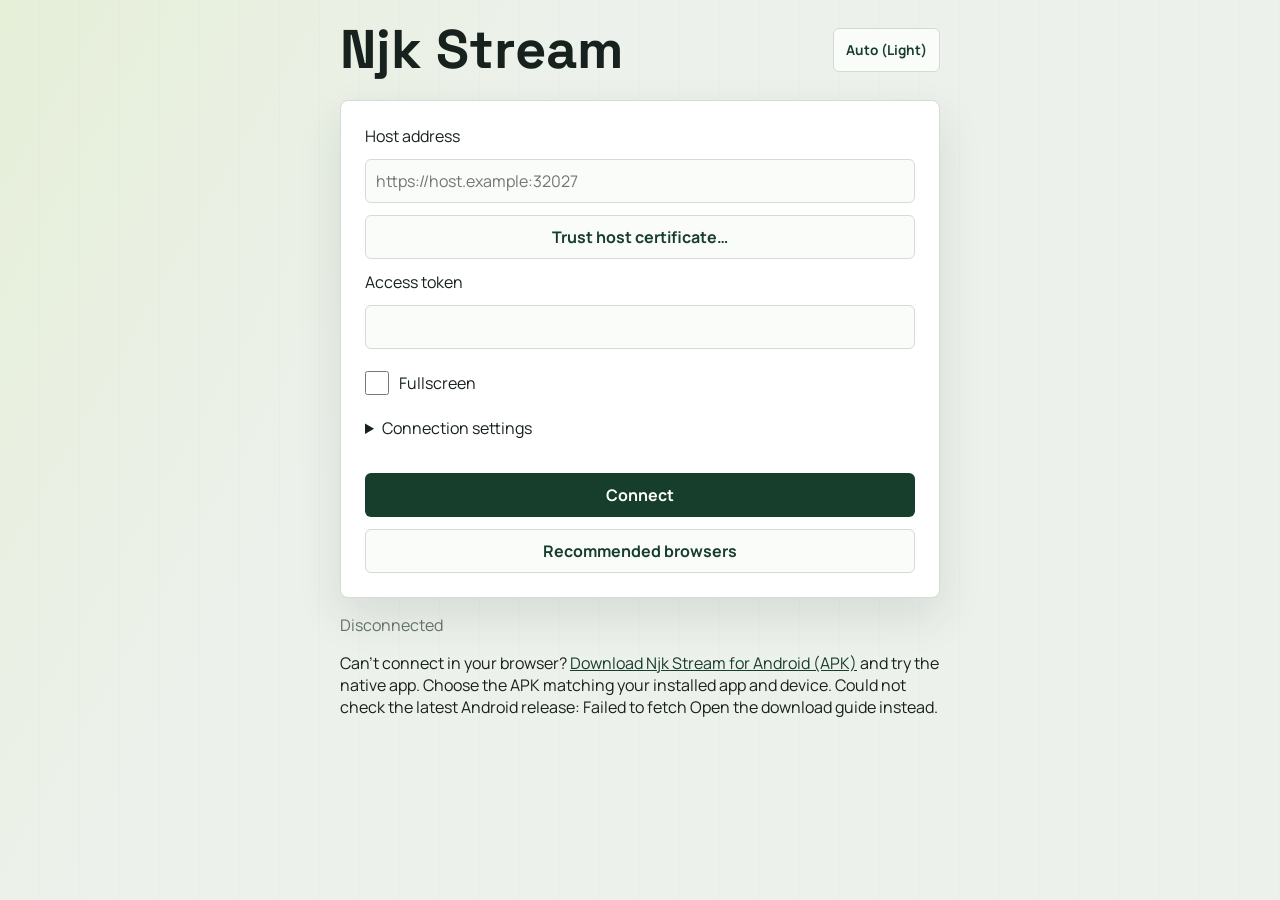
<file: site/index.html>
<!doctype html>
<html lang="en">
<head>
  <meta charset="utf-8">
  <meta name="viewport" content="width=device-width,initial-scale=1,viewport-fit=cover">
  <meta name="theme-color" content="#14231d">
  <meta name="color-scheme" content="light dark">
  <meta name="description" content="Authenticated browser desktop streaming for Njk Host">
  <link rel="manifest" href="./manifest.webmanifest">
  <link rel="icon" href="./icon.svg" type="image/svg+xml">
  <link rel="stylesheet" href="./style.css">
  <title>Njk Stream</title>
</head>
<body>
  <header class="app-header">
    <h1>Njk Stream</h1>
    <button id="theme-toggle" class="theme-button" type="button" aria-label="Color theme">Auto</button>
  </header>
  <main>
    <form id="connection">
      <label for="host">Host address</label>
      <input id="host" name="host" type="url" placeholder="https://host.example:32027" required autocomplete="url" spellcheck="false">
      <button id="trust-host" type="button">Trust host certificate…</button>
      <label for="token">Access token</label>
      <input id="token" name="token" type="password" required minlength="32" autocomplete="off" spellcheck="false">
      <label class="check-option"><input id="connect-fullscreen" type="checkbox"> Fullscreen</label>
      <details id="connection-settings">
        <summary>Connection settings</summary>
        <label class="check-option"><input id="unified-connection" type="checkbox" aria-describedby="unified-help"> Unified connection</label>
        <label id="connection-group-label" for="connection-group" hidden>Connection grouping</label>
        <select id="connection-group" hidden disabled><option value="all">All unified</option><option value="video-audio">Video + audio</option><option value="video-input">Video + input</option><option value="audio-input">Audio + input</option></select>
        <p id="unified-help" class="hint">Off: three separate connections. On: combine the selected signals; the remaining signal uses its own connection. Applies when reconnecting. Video + input and Audio + input require an updated Host.</p>
        <label class="check-option"><input id="connection-auto-bitrate" type="checkbox"> Auto bitrate</label>
        <div id="connection-manual-bitrate">
        <label for="connection-bitrate">Manual bitrate limit</label>
        <select id="connection-bitrate" aria-describedby="connection-bitrate-status"><option value="auto">Auto</option></select>
        <output id="connection-bitrate-status" role="status" aria-live="polite"></output>
        </div>
        <output id="connection-bitrate-recommendation" role="status" aria-live="polite"></output>
        <label class="check-option"><input id="connection-background-keepalive" type="checkbox" checked> Keep stream alive in background</label>
      </details>
      <button type="submit" id="connect">Connect</button>
      <button type="button" id="connection-browser-help">Recommended browsers</button>
    </form>
    <p id="status" role="status" aria-live="polite">Disconnected</p>
    <p id="android-download">Can't connect in your browser? <a id="android-download-link" href="https://github.com/taducanh1605/remotepc#android-downloads" target="_blank" rel="noopener noreferrer">Download Njk Stream for Android (APK)</a> and try the native app. Choose the APK matching your installed app and device. <span id="android-download-status" role="status"></span></p>
    <p id="handoff-recovery" hidden><a href="https://taducanh1605.github.io/espwake/">Return to ESPWake and open RemotePC again</a></p>
    <section id="stream-shell" aria-label="Remote stream" hidden>
      <p id="stream-loading" role="status" hidden>Connecting…</p>
      <video id="screen" autoplay muted playsinline tabindex="0" aria-label="Remote desktop. Focus to send keyboard input."></video>
      <details id="stream-tools" hidden>
        <summary aria-label="Remote controls" title="Tap to open. Drag to move; arrow keys move, Home resets."><span class="menu-icon" aria-hidden="true"><span></span><span></span><span></span></span></summary>
        <nav class="stream-menu-controls" aria-label="Remote controls">
        <fieldset class="control-group"><legend>Quick actions</legend>
        <button id="rotate-screen" type="button" disabled>Rotate screen</button>
        <button id="fullscreen" disabled>Toggle immersive mode</button>
        <button id="soft-keyboard" aria-pressed="false">Keyboard</button>
        <select id="typing-mode" aria-label="Typing mode"><option value="host">Host keyboard / UniKey (US layout)</option><option value="unicode">Direct Unicode / mobile IME</option></select>
        <button id="disconnect" disabled>Disconnect</button>
        <button id="microphone" disabled aria-pressed="false">Enable microphone</button>
        <button id="pointer-lock">Lock mouse</button>
        <button id="desktop-audio" disabled>Mute desktop audio</button>
        </fieldset>

        <fieldset class="control-group"><legend>Keyboard and input</legend>
        <label class="check-option"><input id="keyboard-resize" type="checkbox" checked> Resize Host desktop for keyboard</label>
        <p class="hint">Off: keep Host resolution and fit the whole picture above the keyboard.</p>
        <div id="keyboard-accessory" role="group" aria-label="Remote keyboard extra keys">
          <button type="button" data-key="Escape">ESC</button>
          <button type="button" data-key="ShiftLeft" aria-pressed="false">SHIFT</button>
          <button type="button" data-key="CapsLock" aria-pressed="false">CAPS</button>

          <button type="button" data-key="Tab">TAB</button>
          <button type="button" data-key="ArrowUp" aria-label="Up arrow">UP</button>
          <button type="button" data-key="Delete">DEL</button>

          <button type="button" data-key="ArrowLeft" aria-label="Left arrow">LEFT</button>
          <button type="button" data-key="ArrowDown" aria-label="Down arrow">DOWN</button>
          <button type="button" data-key="ArrowRight" aria-label="Right arrow">RIGHT</button>

          <button type="button" data-key="ControlLeft" aria-pressed="false">CTRL</button>
          <button type="button" data-key="MetaLeft" aria-pressed="false">WIN</button>
          <button type="button" data-key="AltLeft" aria-pressed="false">ALT</button>
        </div>
        <output id="keyboard-status" role="status" aria-live="polite"></output>
        </fieldset>
        <fieldset class="control-group"><legend>Connection</legend>
        <output id="playback-status" role="status" aria-live="polite"></output>
        <label class="check-option"><input id="stream-unified-connection" type="checkbox" aria-describedby="stream-unified-help"> Unified connection</label>
        <label id="stream-connection-group-label" for="stream-connection-group" hidden>Connection grouping</label>
        <select id="stream-connection-group" hidden disabled><option value="all">All unified</option><option value="video-audio">Video + audio</option><option value="video-input">Video + input</option><option value="audio-input">Audio + input</option></select>
        <p id="stream-unified-help" class="hint">Saved for your next connection; changing this does not interrupt the current stream.</p>
        <label class="check-option"><input id="background-keepalive" type="checkbox" checked> Keep stream alive in background</label>
        <label for="stream-theme">Theme</label>
        <select id="stream-theme"><option value="auto">Auto</option><option value="light">Light</option><option value="dark">Dark</option></select>
        </fieldset>
        <fieldset class="control-group"><legend>Picture and quality</legend>
        <label for="stream-fps">Frame rate</label>
        <select id="stream-fps"><option value="60">60 FPS</option><option value="120">120 FPS</option><option value="90">90 FPS</option><option value="30">30 FPS</option></select>
        <label for="stream-detail">Desktop detail</label>
        <select id="stream-detail"><option value="auto">Auto (device pixels)</option><option value="1">Standard (1× CSS)</option><option value="2">High (2× CSS)</option></select>
        <p class="hint">Auto uses the browser's device pixel ratio, bounded by the encoder. Detail changes resolution, never Windows DPI. Privacy settings may hide the true pixel ratio.</p>
        <label class="check-option"><input id="enable-desktop-scale" type="checkbox"> Allow Windows DPI changes</label>
        <div id="desktop-dpi-settings" class="control-group" hidden>
        <label for="desktop-scale">Windows DPI</label>
        <select id="desktop-scale"><option value="0">Restore system DPI</option><option value="100">100%</option><option value="125">125%</option><option value="150">150%</option><option value="175">175%</option><option value="200">200%</option><option value="225">225%</option><option value="250">250%</option><option value="300">300%</option></select>
        <label class="check-option"><input id="auto-desktop-scale" type="checkbox"> Auto DPI</label>
        </div>
        <output id="desktop-scale-status" role="status" aria-live="polite"></output>
        <p class="hint">DPI control is off by default. Off sends no DPI command, including on reconnect, and does not restore/change the current Host DPI. Enabling DPI control can resize game windows.</p>
        <label class="check-option"><input id="video-adaptation" type="checkbox"> Auto bitrate</label>
        <div id="stream-manual-bitrate">
        <label for="stream-bitrate">Manual bitrate limit</label>
        <select id="stream-bitrate"><option value="auto">Recommended (fixed)</option><option value="1000">1 Mbps</option><option value="2000">2 Mbps</option><option value="4000">4 Mbps</option><option value="8000">8 Mbps</option><option value="12000">12 Mbps</option><option value="20000">20 Mbps</option><option value="30000">30 Mbps</option><option value="40000">40 Mbps</option><option value="60000">60 Mbps</option><option value="80000">80 Mbps</option><option value="100000">100 Mbps</option></select>
        <output id="bitrate-limit-status" role="status" aria-live="polite"></output>
        <p class="hint">Live changes above 20 Mbps require Njk Host 0.1.27 or later and enough network/decoder capacity. 100 Mbps is a limit, not a guarantee of sharper or faster video.</p>
        </div>
        <output id="bitrate-recommendation" role="status" aria-live="polite"></output>
        <p class="hint">Auto chooses a limit for the actual desktop pixel size (including detail/DPI), not the manual selection. After three samples below 25 FPS, the ceiling stays at 20 Mbps or lower and bitrate adapts until Auto is turned off or quality is reapplied. Resolution and Windows DPI are unchanged.</p>
        <button id="apply-quality" disabled>Apply quality</button>
        <label class="check-option"><input id="latency-adaptation" type="checkbox" disabled> Reduce bitrate at high RTT</label>
        <p class="hint">Auto bitrate, RTT reduction and Windows DPI control default off; saved choices are preserved. Manual mode permits up to 100 Mbps, but excessive bitrate can overflow the browser's receive buffers.</p>
        <output id="video-quality">Video quality: negotiating…</output>
        <output id="quality-request" role="status" aria-live="polite"></output>
        <output id="audio-status" role="status" aria-live="polite"></output>
        </fieldset>
        <fieldset class="control-group"><legend>Controllers</legend>
        <label class="check-option"><input id="gamepad" type="checkbox" checked disabled aria-describedby="gamepad-attention"> Enable gamepads</label>
        <p id="gamepad-attention" class="hint">Attention: Some browsers mis-map gamepads. Compatibility mode cannot restore missing inputs.</p>
        <label for="gamepad-profile">Gamepad mapping</label>
        <select id="gamepad-profile" aria-describedby="gamepad-attention gamepad-profile-help"><option value="standard">Standard (default)</option><option value="xbox-android-chromium">Xbox / Android Chromium (partial)</option></select>
        <p id="gamepad-profile-help" class="hint">Use compatibility only for the shifted Xbox buttons and right stick appearing as triggers. Leave Standard selected when input is correct.</p>
        <button type="button" id="stream-browser-help">Recommended browsers</button>
        <output id="gamepad-status" role="status" aria-live="polite"></output>
        </fieldset>
        <details class="control-group"><summary>Diagnostics</summary>
        <output id="latency" aria-live="polite">Control RTT: measuring…</output>
        <p id="input-capabilities" role="status" aria-live="polite">Waiting for host input capabilities.</p>
        <p id="capture-status" role="status" aria-live="polite">Input capture off</p>
        <p id="stream-status" role="status" aria-live="polite"></p>
        </details>
        </nav>
      </details>
    <span id="remote-text-label" hidden>Remote text input</span>
    <div id="remote-text" hidden contenteditable="true" role="textbox" aria-multiline="true" inputmode="none" virtualkeyboardpolicy="manual" tabindex="-1" autocapitalize="off" spellcheck="false" aria-label="Remote keyboard input" aria-describedby="remote-text-help"></div>
    <p id="remote-text-help" hidden>Text is sent to the focused host control. Tap the same host text field again to open the phone keyboard, or use Keyboard manually. The keyboard stays open when host text focus changes; close it with Keyboard or the phone's Back button.</p>
      <dialog id="exit-dialog" aria-labelledby="exit-title">
        <h2 id="exit-title">Leave the stream?</h2>
        <p>Reset connection reconnects with the selected quality, image and connection settings. Disconnect leaves the host session running. Quit closes the remote session only when no other clients are using it.</p>
        <p>The connection stays active when this page is in the background where the browser permits. Android or the browser may suspend networking or discard the page; return here to resume or reconnect.</p>
        <p id="exit-error" role="alert"></p>
        <div class="exit-actions">
        <button id="exit-cancel" type="button" autofocus>Cancel</button>
        <button id="exit-reset" type="button">Reset connection</button>
        <button id="exit-disconnect" type="button">Disconnect</button>
        <button id="exit-quit" type="button">Quit session</button>
        </div>
      </dialog>
    </section>
    <dialog id="browser-recommendations" aria-labelledby="browser-recommendations-title">
      <h2 id="browser-recommendations-title">Recommended browsers</h2>
      <p>Start with the latest version for your device:</p>
      <ul>
        <li><strong>Android:</strong> Google Chrome or Microsoft Edge.</li>
        <li><strong>Windows:</strong> Google Chrome or Microsoft Edge.</li>
        <li><strong>iPhone, iPad and Mac:</strong> Safari.</li>
        <li><strong>Firefox:</strong> try as an alternative if controller mapping is wrong; it is not a guaranteed fix.</li>
      </ul>
      <p><strong>Video:</strong> H.264 WebRTC support does not guarantee hardware decoding or speed. Compare decode time per frame and dropped frames at the same resolution and frame rate; some browsers do not report decode timing.</p>
      <p><strong>Gamepads:</strong> pair your controller with the device and test every button, trigger and stick in Standard mode. Xbox Series controller support and mapping depend on the OS, browser and device. The PWA uses the browser Gamepad API, not a raw native Xbox connection; different Chromium browsers may share the same mapping issue.</p>
      <p>These are starting points, not a measured ranking or a guarantee. Sources: <a href="https://developer.mozilla.org/en-US/docs/Web/Media/Guides/Formats/WebRTC_codecs" target="_blank" rel="noopener noreferrer">MDN WebRTC codecs</a>, <a href="https://developer.mozilla.org/en-US/docs/Web/API/RTCInboundRtpStreamStats/totalDecodeTime" target="_blank" rel="noopener noreferrer">decode timing</a>, <a href="https://developer.mozilla.org/en-US/docs/Web/API/Gamepad_API" target="_blank" rel="noopener noreferrer">Gamepad API</a>, <a href="https://support.xbox.com/en-US/help/games-apps/cloud-gaming/supported-browsers" target="_blank" rel="noopener noreferrer">Xbox cloud gaming browsers</a> (not a Njk benchmark).</p>
      <button type="button" id="browser-help-close">Close</button>
    </dialog>
  </main>
  <script type="module" src="./stream-4e20230f41c9c7d2.js"></script>
</body>
</html>
</file>
<file: site/style.css>
@import"https://fonts.googleapis.com/css2?family=Manrope:wght@400;500;600;700&family=Space+Grotesk:wght@600;700&display=swap";:root{color-scheme:light dark;font:16px Manrope,system-ui,sans-serif;--ink: #17211d;--muted: #637069;--surface: #fff;--surface-alt: #fafcf9;--canvas: #edf1ec;--line: #d4dbd5;--forest: #173d2d;--forest-strong: #0e2d20;--cta-bg: #173d2d;--cta-fg: #fff;--lime: #b8e45d;--red: #c64d44;--shadow: 0 18px 45px rgba(26,48,37,.11);--menu-surface: #fffffff5;--focus-ring: rgba(23,61,45,.28);--grid-line: rgba(23,61,45,.035);background:var(--canvas);color:var(--ink)}html[data-theme=dark]{--ink: #e7efe9;--muted: #9eb0a5;--surface: #131c18;--surface-alt: #0d1411;--canvas: #0a110e;--line: #283830;--forest: #88dfb0;--forest-strong: #0c1712;--cta-bg: #235c42;--cta-fg: #f4faf6;--lime: #a5d94d;--red: #e57a71;--shadow: 0 18px 45px rgba(0,0,0,.48);--menu-surface: #131c18f2;--focus-ring: rgba(136,223,176,.38);--grid-line: rgba(136,223,176,.04)}@media(prefers-color-scheme:dark){html:not([data-theme=light]){--ink: #e7efe9;--muted: #9eb0a5;--surface: #131c18;--surface-alt: #0d1411;--canvas: #0a110e;--line: #283830;--forest: #88dfb0;--forest-strong: #0c1712;--cta-bg: #235c42;--cta-fg: #f4faf6;--lime: #a5d94d;--red: #e57a71;--shadow: 0 18px 45px rgba(0,0,0,.48);--menu-surface: #131c18f2;--focus-ring: rgba(136,223,176,.38);--grid-line: rgba(136,223,176,.04)}}*{box-sizing:border-box}body{margin:0;min-height:100dvh;background:linear-gradient(120deg,rgba(184,228,93,.14),transparent 34%),repeating-linear-gradient(90deg,transparent 0 39px,var(--grid-line) 40px),var(--canvas);color:var(--ink);padding:max(24px,env(safe-area-inset-top)) max(16px,env(safe-area-inset-right)) max(24px,env(safe-area-inset-bottom)) max(16px,env(safe-area-inset-left))}header,main{width:100%;max-width:600px;margin:0 auto}.app-header{display:flex;flex-wrap:wrap;align-items:center;justify-content:space-between;gap:12px;margin-bottom:24px}h1{font:700 clamp(2rem,8vw,3.4rem)/.95 "Space Grotesk",system-ui,sans-serif;margin:0;min-width:0}.theme-button{flex:0 0 auto;white-space:nowrap;font-size:.85rem;padding:8px 12px}#connection{padding:24px;border:1px solid var(--line);border-radius:8px;background:var(--surface);box-shadow:var(--shadow)}form{display:grid;gap:12px;width:100%}form>*,main>details,.check-option{min-width:0}label,summary,main>details{overflow-wrap:anywhere}input,textarea{font-size:16px}button,input,select{min-width:0;min-height:44px;border:1px solid var(--line);border-radius:6px;padding:10px;color:inherit;background:var(--surface-alt);font:inherit}button{color:var(--forest);font-weight:700}#connect{background:var(--cta-bg);color:var(--cta-fg);border-color:transparent}#connection-settings select{display:block;width:100%;margin-top:8px}#connection-bitrate-status{display:block;overflow-wrap:anywhere}button:hover:not(:disabled){border-color:var(--forest)}#status{color:var(--muted)}form>input{width:100%}#status{overflow-wrap:anywhere}button{cursor:pointer}button:disabled{opacity:.6;cursor:default}.check-option{display:flex;align-items:center;gap:10px;min-height:44px}.check-option input{width:24px;height:24px;min-height:24px;margin:0}.check-option input{flex:0 0 24px}:focus-visible{outline:3px solid var(--focus-ring);outline-offset:3px}body.streaming{padding:0;background:#000;overflow:hidden;overscroll-behavior:none}body.streaming>header,body.streaming #connection,body.streaming #status,body.streaming #android-download,body.streaming main>details{display:none}body.streaming main{max-width:none;margin:0}#stream-shell{position:fixed;top:var(--viewport-top,0px);left:var(--viewport-left,0px);width:var(--viewport-width,100%);height:min(var(--viewport-height,100dvh),100dvh);overflow:hidden;background:#000;overscroll-behavior:contain}#stream-shell:fullscreen{top:var(--viewport-top,0px);width:var(--viewport-width,100%);height:min(var(--viewport-height,100dvh),100dvh)}#stream-loading{position:absolute;top:50%;left:10%;width:80%;color:#fff;text-align:center;z-index:1;pointer-events:none}#screen{display:block;width:100%;height:var(--media-height,100%);background:#000;object-fit:contain;object-position:center top;transform-origin:center top;touch-action:none}#stream-shell:fullscreen #screen{height:var(--media-height,var(--viewport-height,100%))}#resize-preview,#resize-incoming{position:absolute;inset:0;width:100%;height:min(100%,var(--viewport-height,100%));object-fit:contain;object-position:center top;background:#000;pointer-events:none}#resize-incoming{transform-origin:center top}#stream-shell.view-rotated #screen,#stream-shell.view-rotated #resize-preview,#stream-shell.view-rotated #resize-incoming{width:var(--viewport-height,100dvh);height:var(--viewport-width,100vw);transform:translate(var(--viewport-width,100vw)) rotate(90deg);transform-origin:top left}#stream-shell.view-rotated #screen{width:var(--media-height,var(--viewport-height,100dvh))}#stream-shell.view-rotated #resize-incoming.revealing{animation:none}#resize-incoming.revealing{animation:resize-reveal .16s ease-out both}@keyframes resize-reveal{0%{opacity:0;transform:scale(.98)}to{opacity:1;transform:scale(1)}}@media(prefers-reduced-motion:reduce){#resize-incoming.revealing{animation:none}}#stream-tools{position:absolute;top:max(8px,env(safe-area-inset-top));left:max(8px,env(safe-area-inset-left));z-index:2;max-width:calc(100% - 16px);padding:0;border:1px solid var(--line);border-radius:8px;background:var(--menu-surface);color:var(--forest);box-shadow:var(--shadow)}#stream-tools summary{display:flex;align-items:center;justify-content:center;width:44px;height:44px;cursor:grab;list-style:none;touch-action:none;user-select:none}#stream-tools summary::-webkit-details-marker{display:none}.menu-icon{display:grid;gap:4px;width:20px}.menu-icon span{height:2px;border-radius:1px;background:currentColor}.stream-menu-controls{display:grid;grid-template-columns:repeat(2,minmax(0,1fr));width:min(320px,calc(100vw - 20px));gap:6px;padding:8px;max-height:calc(var(--viewport-height,100dvh) - 72px);overflow:auto}.control-group{grid-column:1 / -1;display:grid;grid-template-columns:repeat(2,minmax(0,1fr));gap:6px;min-width:0;margin:0;padding:8px;border:1px solid var(--line);border-radius:6px}.control-group legend,.control-group>summary{font-weight:600}.stream-menu-controls button{min-width:0;font-size:.875rem}.stream-menu-controls label{align-self:center;font-size:.85rem}.stream-menu-controls select{width:100%;font-size:.85rem;padding:8px}#typing-mode{grid-column:auto}.stream-menu-controls .check-option{grid-column:1 / -1}.stream-menu-controls output,.stream-menu-controls p{grid-column:1 / -1;padding:6px;margin:0;font-size:.8rem;overflow-wrap:anywhere}#remote-text,#remote-text-label,#remote-text-help{position:absolute;top:0;left:0;width:1px;height:1px;min-height:1px;padding:0;margin:0;border:0;opacity:.01;overflow:hidden;font-size:16px}#keyboard-accessory{grid-column:1 / -1;display:grid;grid-template-columns:repeat(3,minmax(0,1fr));gap:4px}#keyboard-accessory button{min-height:44px;padding:4px;font-size:.75rem;touch-action:none;user-select:none;-webkit-touch-callout:none}#keyboard-accessory button[aria-pressed=true]{background:var(--lime);border-color:var(--forest);color:#17211d;box-shadow:inset 0 0 0 1px var(--forest)}body.immersive{overflow:hidden;overscroll-behavior:none}a{color:var(--forest)}main>details{padding:12px 0;line-height:1.5}summary{cursor:pointer;min-height:44px}[hidden]{display:none!important}dialog{max-width:min(420px,calc(100vw - 24px));max-height:calc(var(--viewport-height,100dvh) - 24px);overflow:auto;background:var(--surface);color:var(--ink);border:1px solid var(--line);border-radius:8px;box-shadow:var(--shadow)}#exit-quit{color:var(--red)}dialog::backdrop{background:#0009}dialog h2{font-size:1.2rem}dialog p{overflow-wrap:anywhere}.exit-actions{display:grid;grid-template-columns:repeat(2,minmax(0,1fr));gap:8px}.exit-actions button{padding:8px 4px;font-size:clamp(.7rem,3.3vw,.875rem);white-space:nowrap}@media(max-width:480px){body{padding-inline:max(10px,env(safe-area-inset-left)) max(10px,env(safe-area-inset-right))}#connection{padding:18px 14px}}
</file>
